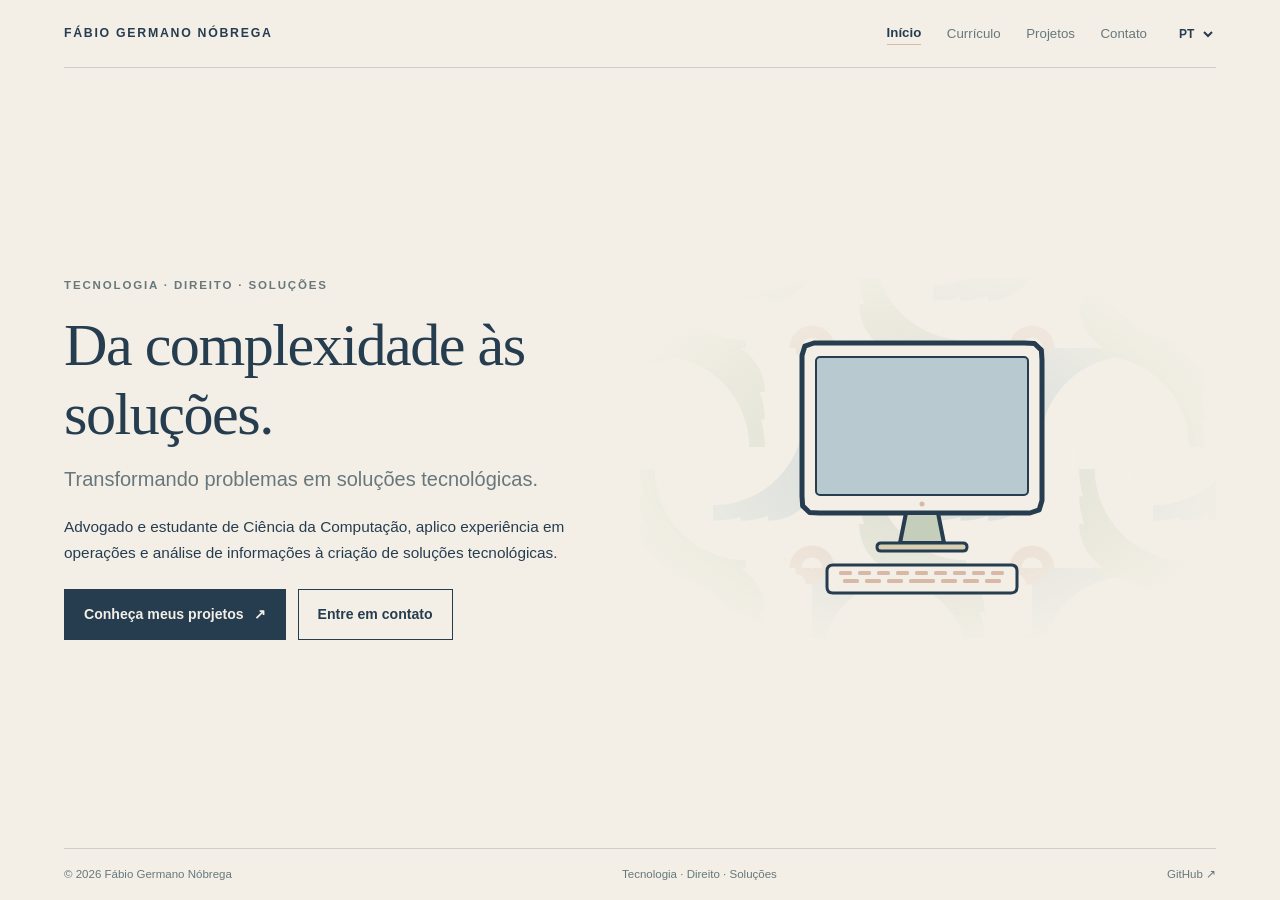
<file: index.html>
<!doctype html>
<html lang="pt-BR">
<head>
  <meta charset="utf-8">
  <meta name="viewport" content="width=device-width, initial-scale=1">
  <meta name="description" content="Portfólio de Fábio Germano Nóbrega: tecnologia, Direito e soluções digitais.">
  <meta name="author" content="Fábio Germano Nóbrega">
  <meta name="theme-color" content="#F3EFE6">
  <title data-pt-title="Fábio Germano Nóbrega | Da complexidade às soluções" data-en-title="Fábio Germano Nóbrega | From complexity to solutions">Fábio Germano Nóbrega | Da complexidade às soluções</title>
  <link rel="icon" href="assets/icons/favicon.svg" type="image/svg+xml">
  <link rel="stylesheet" href="css/style.css">
  <link rel="stylesheet" href="css/transition-lab.css">
  <script src="js/transition-lab-assets.js" defer></script>
  <script src="js/transition-lab.js" defer></script>
  <script src="js/language.js" defer></script>
</head>
<body>
<div class="site-shell home-page">
  <a class="skip-link" href="#conteudo" data-pt="Pular para o conteúdo" data-en="Skip to content">Pular para o conteúdo</a>
  <header class="site-header">
    <a class="brand" href="index.html">FÁBIO GERMANO NÓBREGA</a>
    <nav class="main-navigation" aria-label="Navegação principal" data-pt-label="Navegação principal" data-en-label="Main navigation">
      <a href="index.html" aria-current="page" data-pt="Início" data-en="Home">Início</a>
      <a href="pages/about.html" data-pt="Currículo" data-en="About">Currículo</a>
      <a href="pages/projects.html" data-pt="Projetos" data-en="Projects">Projetos</a>
      <a href="pages/contact.html" data-pt="Contato" data-en="Contact">Contato</a>
    </nav>
    <label class="language-control"><span class="visually-hidden" data-pt="Idioma" data-en="Language">Idioma</span>
      <select id="language-select" aria-label="Idioma"><option value="pt">PT</option><option value="en">EN</option></select>
    </label>
  </header>
  <main class="page-main" id="conteudo">
    <section class="hero" aria-labelledby="hero-title">
      <div class="hero-copy">
        <p class="eyebrow" data-pt="TECNOLOGIA · DIREITO · SOLUÇÕES" data-en="TECHNOLOGY · LAW · SOLUTIONS">TECNOLOGIA · DIREITO · SOLUÇÕES</p>
        <h1 id="hero-title" data-pt="Da complexidade às soluções." data-en="From complexity to solutions.">Da complexidade às soluções.</h1>
        <p class="lead" data-pt="Transformando problemas em soluções tecnológicas." data-en="Turning problems into technological solutions.">Transformando problemas em soluções tecnológicas.</p>
        <p class="intro-copy" data-pt="Advogado e estudante de Ciência da Computação, aplico experiência em operações e análise de informações à criação de soluções tecnológicas." data-en="A lawyer and Computer Science student, I apply experience in operations and information analysis to building technological solutions.">Advogado e estudante de Ciência da Computação, aplico experiência em operações e análise de informações à criação de soluções tecnológicas.</p>
        <div class="hero-actions">
          <a class="button-link" href="pages/projects.html" data-pt="Conheça meus projetos" data-en="Explore my work">Conheça meus projetos <span aria-hidden="true">↗</span></a>
          <a class="button-link secondary" href="pages/contact.html" data-pt="Entre em contato" data-en="Get in touch">Entre em contato</a>
        </div>
      </div>
      <div class="hero-art"><span class="visually-hidden" data-pt="Animação em loop: computador, Têmis e engrenagem." data-en="Looping animation: computer, Themis, and gear.">Animação em loop: computador, Têmis e engrenagem.</span><div aria-hidden="true">
        <div class="transition-lab-widget" data-mode="automatic">
          <div class="transition-stage" id="transition-stage">
            <div class="artwork computer-art" id="computer-container"><img src="assets/images/computer.svg" alt="" width="400" height="300"></div>
            <div class="artwork themis-art" id="themis-container"></div>
            <div class="artwork gear-art" id="gear-container"></div>
          </div>
        </div>
      </div>
      </div>
    </section>
  </main>
  <footer class="site-footer">
    <span>© 2026 Fábio Germano Nóbrega</span>
    <span class="footer-note" data-pt="Tecnologia · Direito · Soluções" data-en="Technology · Law · Solutions">Tecnologia · Direito · Soluções</span>
    <a href="https://github.com/fabiogsnobrega/Potifolio" target="_blank" rel="noopener noreferrer">GitHub ↗</a>
  </footer>
</div>
</body>
</html>
</file>
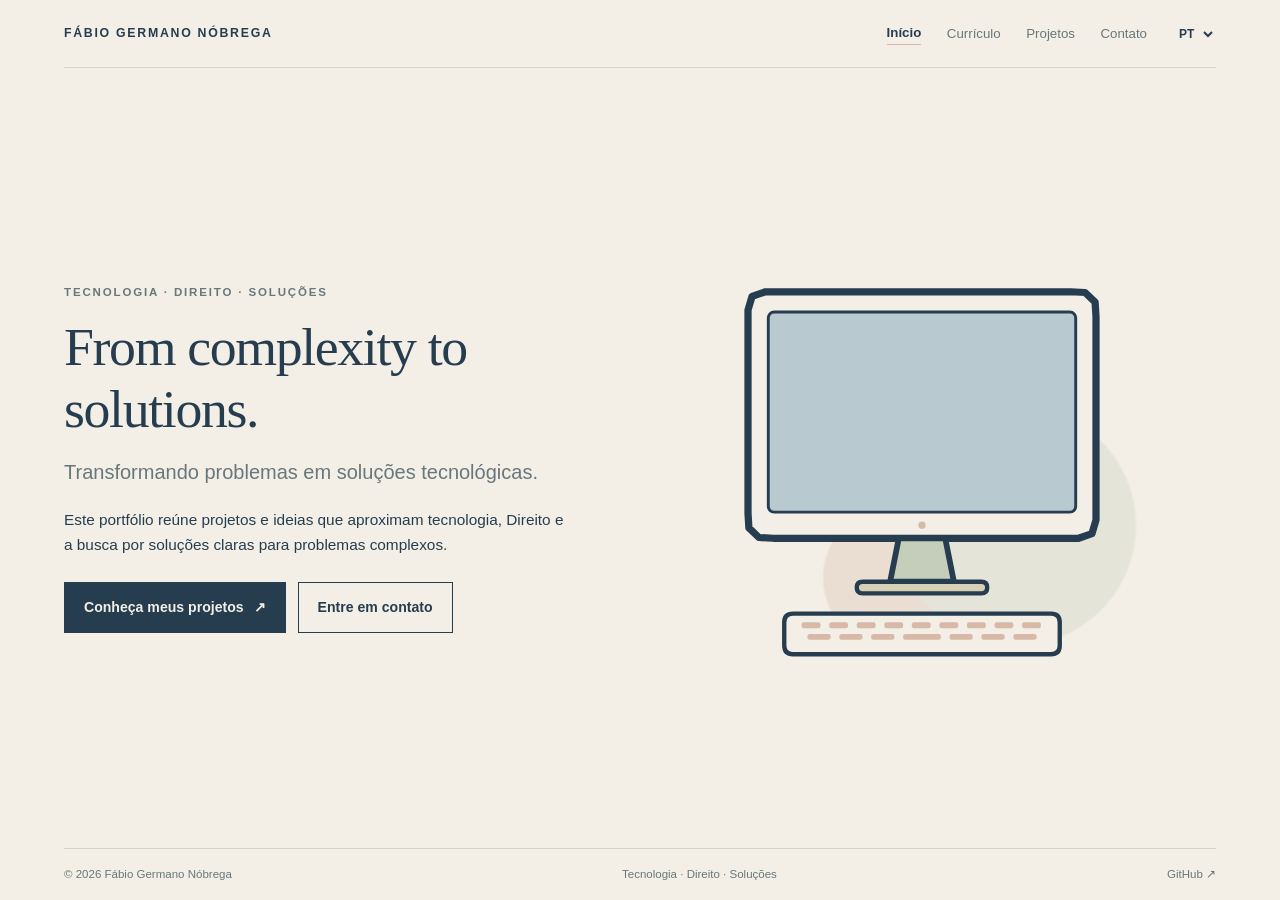
<file: backups/pre-final-polish-20261107/index.html>
<!doctype html>
<html lang="pt-BR">
<head>
  <meta charset="utf-8">
  <meta name="viewport" content="width=device-width, initial-scale=1">
  <meta name="description" content="Portfólio de Fábio Germano Nóbrega: tecnologia, Direito e soluções digitais.">
  <meta name="author" content="Fábio Germano Nóbrega">
  <meta name="theme-color" content="#F3EFE6">
  <title>Fábio Germano Nóbrega | From complexity to solutions</title>
  <link rel="icon" href="assets/icons/favicon.svg" type="image/svg+xml">
  <link rel="stylesheet" href="css/style.css">
  <link rel="stylesheet" href="css/transition-lab.css">
  <script src="js/transition-lab-assets.js" defer></script>
  <script src="js/transition-lab.js" defer></script>
  <script src="js/language.js" defer></script>
</head>
<body>
<div class="site-shell home-page">
  <a class="skip-link" href="#conteudo" data-pt="Pular para o conteúdo" data-en="Skip to content">Pular para o conteúdo</a>
  <header class="site-header">
    <a class="brand" href="index.html">FÁBIO GERMANO NÓBREGA</a>
    <nav class="main-navigation" aria-label="Navegação principal" data-pt-label="Navegação principal" data-en-label="Main navigation">
      <a href="index.html" aria-current="page" data-pt="Início" data-en="Home">Início</a>
      <a href="pages/about.html" data-pt="Currículo" data-en="About">Currículo</a>
      <a href="pages/projects.html" data-pt="Projetos" data-en="Projects">Projetos</a>
      <a href="pages/contact.html" data-pt="Contato" data-en="Contact">Contato</a>
    </nav>
    <label class="language-control"><span class="visually-hidden" data-pt="Idioma" data-en="Language">Idioma</span>
      <select id="language-select" aria-label="Idioma"><option value="pt">PT</option><option value="en">EN</option></select>
    </label>
  </header>
  <main class="page-main" id="conteudo">
    <section class="hero" aria-labelledby="hero-title">
      <div class="hero-copy">
        <p class="eyebrow" data-pt="TECNOLOGIA · DIREITO · SOLUÇÕES" data-en="TECHNOLOGY · LAW · SOLUTIONS">TECNOLOGIA · DIREITO · SOLUÇÕES</p>
        <h1 id="hero-title">From complexity to solutions.</h1>
        <p class="lead" data-pt="Transformando problemas em soluções tecnológicas." data-en="Turning problems into technological solutions.">Transformando problemas em soluções tecnológicas.</p>
        <p class="intro-copy" data-pt="Este portfólio reúne projetos e ideias que aproximam tecnologia, Direito e a busca por soluções claras para problemas complexos." data-en="This portfolio brings together projects and ideas at the intersection of technology, law, and clear solutions to complex problems.">Este portfólio reúne projetos e ideias que aproximam tecnologia, Direito e a busca por soluções claras para problemas complexos.</p>
        <div class="hero-actions">
          <a class="button-link" href="pages/projects.html" data-pt="Conheça meus projetos" data-en="Explore my work">Conheça meus projetos <span aria-hidden="true">↗</span></a>
          <a class="button-link secondary" href="pages/contact.html" data-pt="Entre em contato" data-en="Get in touch">Entre em contato</a>
        </div>
      </div>
      <div class="hero-art"><span class="visually-hidden" data-pt="Animação em loop: computador, Têmis e engrenagem." data-en="Looping animation: computer, Themis, and gear.">Animação em loop: computador, Têmis e engrenagem.</span><div aria-hidden="true">
        <div class="transition-lab-widget" data-mode="automatic">
          <div class="transition-stage" id="transition-stage">
            <div class="artwork computer-art" id="computer-container"></div>
            <div class="artwork themis-art" id="themis-container"></div>
            <div class="artwork gear-art" id="gear-container"></div>
          </div>
        </div>
      </div>
      </div>
    </section>
  </main>
  <footer class="site-footer">
    <span>© 2026 Fábio Germano Nóbrega</span>
    <span class="footer-note" data-pt="Tecnologia · Direito · Soluções" data-en="Technology · Law · Solutions">Tecnologia · Direito · Soluções</span>
    <a href="https://github.com/fabiogsnobrega/Potifolio" target="_blank" rel="noopener noreferrer">GitHub ↗</a>
  </footer>
</div>
</body>
</html>
</file>
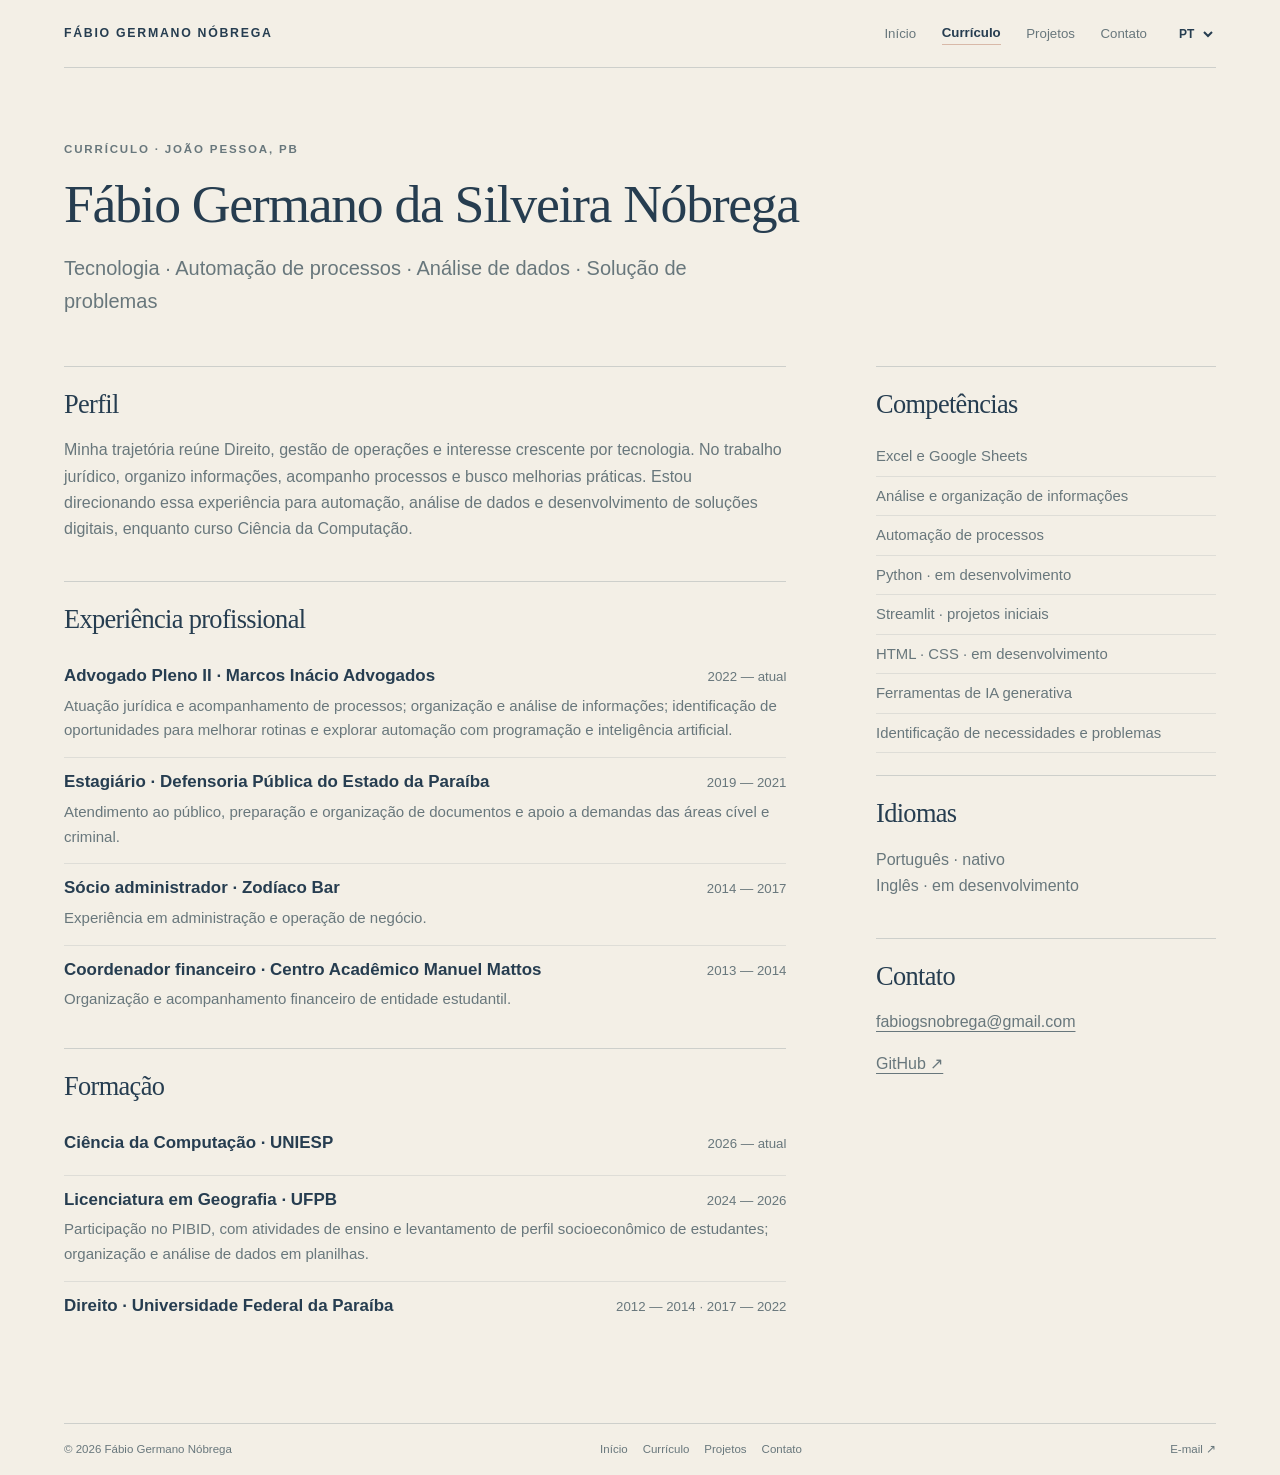
<file: pages/about.html>
<!doctype html>
<html lang="pt-BR">
<head>
  <meta charset="utf-8">
  <meta name="viewport" content="width=device-width, initial-scale=1">
  <meta name="description" content="Currículo de Fábio Germano da Silveira Nóbrega: Direito, operações, análise de dados e tecnologia.">
  <meta name="author" content="Fábio Germano da Silveira Nóbrega">
  <meta name="theme-color" content="#F3EFE6">
  <title data-pt-title="Currículo | Fábio Germano Nóbrega" data-en-title="Resume | Fábio Germano Nóbrega">Currículo | Fábio Germano Nóbrega</title>
  <link rel="icon" href="../assets/icons/favicon.svg" type="image/svg+xml">
  <link rel="stylesheet" href="../css/style.css">
  <script src="../js/language.js" defer></script>
</head>
<body>
<div class="site-shell">
  <a class="skip-link" href="#conteudo" data-pt="Pular para o conteúdo" data-en="Skip to content">Pular para o conteúdo</a>
  <header class="site-header">
    <a class="brand" href="../index.html">FÁBIO GERMANO NÓBREGA</a>
    <nav class="main-navigation" aria-label="Navegação principal" data-pt-label="Navegação principal" data-en-label="Main navigation">
      <a href="../index.html" data-pt="Início" data-en="Home">Início</a>
      <a href="about.html" aria-current="page" data-pt="Currículo" data-en="Resume">Currículo</a>
      <a href="projects.html" data-pt="Projetos" data-en="Projects">Projetos</a>
      <a href="contact.html" data-pt="Contato" data-en="Contact">Contato</a>
    </nav>
    <label class="language-control"><span class="visually-hidden" data-pt="Idioma" data-en="Language">Idioma</span>
      <select class="language-select" aria-label="Idioma"><option value="pt">PT</option><option value="en">EN</option></select>
    </label>
  </header>
  <main class="page-main resume-page" id="conteudo">
    <header class="page-intro">
      <p class="eyebrow" data-pt="CURRÍCULO · JOÃO PESSOA, PB" data-en="RESUME · JOÃO PESSOA, BRAZIL">CURRÍCULO · JOÃO PESSOA, PB</p>
      <h1>Fábio Germano da Silveira Nóbrega</h1>
      <p class="lead" data-pt="Tecnologia · Automação de processos · Análise de dados · Solução de problemas" data-en="Technology · Process automation · Data analysis · Problem solving">Tecnologia · Automação de processos · Análise de dados · Solução de problemas</p>
    </header>
    <div class="resume-layout">
      <div class="resume-main">
        <section class="resume-section">
          <h2 data-pt="Perfil" data-en="Profile">Perfil</h2>
          <p data-pt="Minha trajetória reúne Direito, gestão de operações e interesse crescente por tecnologia. No trabalho jurídico, organizo informações, acompanho processos e busco melhorias práticas. Estou direcionando essa experiência para automação, análise de dados e desenvolvimento de soluções digitais, enquanto curso Ciência da Computação." data-en="My background brings together law, operations management, and a growing interest in technology. In legal work, I organize information, track cases, and look for practical improvements. I am applying this experience to automation, data analysis, and digital solutions while studying Computer Science.">Minha trajetória reúne Direito, gestão de operações e interesse crescente por tecnologia. No trabalho jurídico, organizo informações, acompanho processos e busco melhorias práticas. Estou direcionando essa experiência para automação, análise de dados e desenvolvimento de soluções digitais, enquanto curso Ciência da Computação.</p>
        </section>
        <section class="resume-section">
          <h2 data-pt="Experiência profissional" data-en="Professional experience">Experiência profissional</h2>
          <article class="resume-entry"><div class="resume-entry-heading"><h3 data-pt="Advogado Pleno II · Marcos Inácio Advogados" data-en="Mid-level Lawyer II · Marcos Inácio Advogados">Advogado Pleno II · Marcos Inácio Advogados</h3><span data-pt="2022 — atual" data-en="2022 — present">2022 — atual</span></div><p data-pt="Atuação jurídica e acompanhamento de processos; organização e análise de informações; identificação de oportunidades para melhorar rotinas e explorar automação com programação e inteligência artificial." data-en="Legal practice and case management; organizing and analyzing information; identifying opportunities to improve workflows and explore automation with programming and artificial intelligence.">Atuação jurídica e acompanhamento de processos; organização e análise de informações; identificação de oportunidades para melhorar rotinas e explorar automação com programação e inteligência artificial.</p></article>
          <article class="resume-entry"><div class="resume-entry-heading"><h3 data-pt="Estagiário · Defensoria Pública do Estado da Paraíba" data-en="Intern · Public Defender's Office of Paraíba">Estagiário · Defensoria Pública do Estado da Paraíba</h3><span>2019 — 2021</span></div><p data-pt="Atendimento ao público, preparação e organização de documentos e apoio a demandas das áreas cível e criminal." data-en="Public service, document preparation and organization, and support for civil and criminal matters.">Atendimento ao público, preparação e organização de documentos e apoio a demandas das áreas cível e criminal.</p></article>
          <article class="resume-entry"><div class="resume-entry-heading"><h3 data-pt="Sócio administrador · Zodíaco Bar" data-en="Managing partner · Zodíaco Bar">Sócio administrador · Zodíaco Bar</h3><span>2014 — 2017</span></div><p data-pt="Experiência em administração e operação de negócio." data-en="Experience managing and operating a small business.">Experiência em administração e operação de negócio.</p></article>
          <article class="resume-entry"><div class="resume-entry-heading"><h3 data-pt="Coordenador financeiro · Centro Acadêmico Manuel Mattos" data-en="Finance coordinator · Manuel Mattos Student Association">Coordenador financeiro · Centro Acadêmico Manuel Mattos</h3><span>2013 — 2014</span></div><p data-pt="Organização e acompanhamento financeiro de entidade estudantil." data-en="Financial organization and oversight for a student association.">Organização e acompanhamento financeiro de entidade estudantil.</p></article>
        </section>
        <section class="resume-section">
          <h2 data-pt="Formação" data-en="Education">Formação</h2>
          <article class="resume-entry"><div class="resume-entry-heading"><h3 data-pt="Ciência da Computação · UNIESP" data-en="Computer Science · UNIESP">Ciência da Computação · UNIESP</h3><span>2026 — atual</span></div></article>
          <article class="resume-entry"><div class="resume-entry-heading"><h3 data-pt="Licenciatura em Geografia · UFPB" data-en="Teaching degree in Geography · UFPB">Licenciatura em Geografia · UFPB</h3><span>2024 — 2026</span></div><p data-pt="Participação no PIBID, com atividades de ensino e levantamento de perfil socioeconômico de estudantes; organização e análise de dados em planilhas." data-en="PIBID academic placement involving teaching and student socioeconomic research; organizing and analyzing data in spreadsheets.">Participação no PIBID, com atividades de ensino e levantamento de perfil socioeconômico de estudantes; organização e análise de dados em planilhas.</p></article>
          <article class="resume-entry"><div class="resume-entry-heading"><h3 data-pt="Direito · Universidade Federal da Paraíba" data-en="Law · Federal University of Paraíba">Direito · Universidade Federal da Paraíba</h3><span>2012 — 2014 · 2017 — 2022</span></div></article>
        </section>
      </div>
      <aside class="resume-aside">
        <section class="resume-section"><h2 data-pt="Competências" data-en="Skills">Competências</h2><ul class="skill-list"><li data-pt="Excel e Google Sheets" data-en="Excel and Google Sheets">Excel e Google Sheets</li><li data-pt="Análise e organização de informações" data-en="Information analysis and organization">Análise e organização de informações</li><li data-pt="Automação de processos" data-en="Process automation">Automação de processos</li><li>Python · em desenvolvimento</li><li>Streamlit · projetos iniciais</li><li>HTML · CSS · em desenvolvimento</li><li data-pt="Ferramentas de IA generativa" data-en="Generative AI tools">Ferramentas de IA generativa</li><li data-pt="Identificação de necessidades e problemas" data-en="Identifying needs and problems">Identificação de necessidades e problemas</li></ul></section>
        <section class="resume-section"><h2 data-pt="Idiomas" data-en="Languages">Idiomas</h2><p><span data-pt="Português · nativo" data-en="Portuguese · native">Português · nativo</span><br><span data-pt="Inglês · em desenvolvimento" data-en="English · developing">Inglês · em desenvolvimento</span></p></section>
        <section class="resume-section"><h2 data-pt="Contato" data-en="Contact">Contato</h2><p><a href="mailto:fabiogsnobrega@gmail.com">fabiogsnobrega@gmail.com</a></p><p><a href="https://github.com/fabiogsnobrega" target="_blank" rel="noopener noreferrer">GitHub ↗</a></p></section>
      </aside>
    </div>
  </main>
  <footer class="site-footer"><span>© 2026 Fábio Germano Nóbrega</span><nav class="footer-nav" aria-label="Navegação do rodapé" data-pt-label="Navegação do rodapé" data-en-label="Footer navigation"><a href="../index.html" data-pt="Início" data-en="Home">Início</a><a href="about.html" data-pt="Currículo" data-en="Resume">Currículo</a><a href="projects.html" data-pt="Projetos" data-en="Projects">Projetos</a><a href="contact.html" data-pt="Contato" data-en="Contact">Contato</a></nav><a href="mailto:fabiogsnobrega@gmail.com">E-mail ↗</a></footer>
</div>
</body>
</html>
</file>
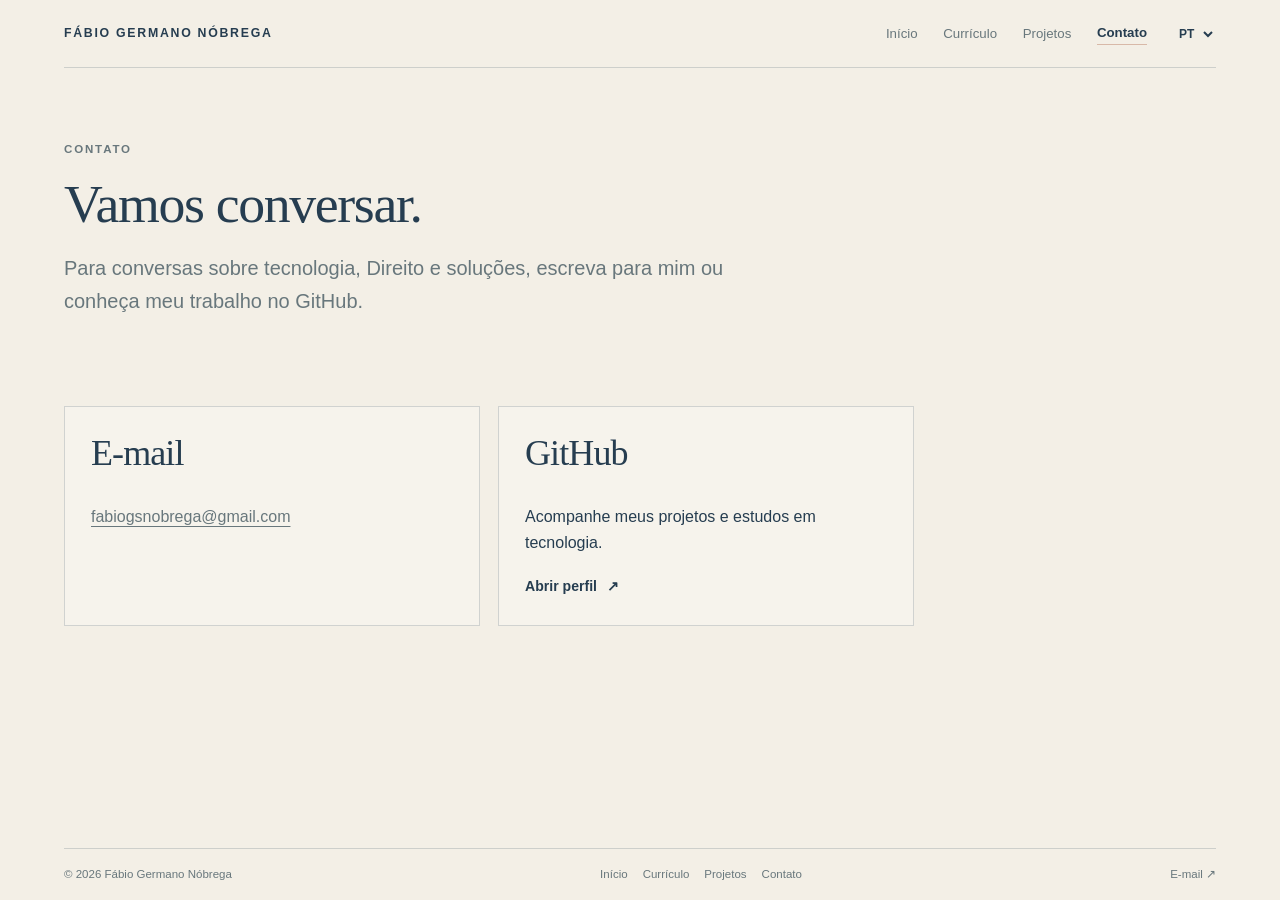
<file: pages/contact.html>
<!doctype html>
<html lang="pt-BR">
<head>
  <meta charset="utf-8">
  <meta name="viewport" content="width=device-width, initial-scale=1">
  <meta name="description" content="Contato profissional de Fábio Germano Nóbrega.">
  <meta name="author" content="Fábio Germano Nóbrega">
  <meta name="theme-color" content="#F3EFE6">
  <title data-pt-title="Contato | Fábio Germano Nóbrega" data-en-title="Contact | Fábio Germano Nóbrega">Contato | Fábio Germano Nóbrega</title>
  <link rel="icon" href="../assets/icons/favicon.svg" type="image/svg+xml">
  <link rel="stylesheet" href="../css/style.css">
  <script src="../js/language.js" defer></script>
</head>
<body>
<div class="site-shell">
  <a class="skip-link" href="#conteudo" data-pt="Pular para o conteúdo" data-en="Skip to content">Pular para o conteúdo</a>
  <header class="site-header">
    <a class="brand" href="../index.html">FÁBIO GERMANO NÓBREGA</a>
    <nav class="main-navigation" aria-label="Navegação principal" data-pt-label="Navegação principal" data-en-label="Main navigation">
      <a href="../index.html" data-pt="Início" data-en="Home">Início</a>
      <a href="about.html" data-pt="Currículo" data-en="Resume">Currículo</a>
      <a href="projects.html" data-pt="Projetos" data-en="Projects">Projetos</a>
      <a href="contact.html" aria-current="page" data-pt="Contato" data-en="Contact">Contato</a>
    </nav>
    <label class="language-control"><span class="visually-hidden" data-pt="Idioma" data-en="Language">Idioma</span>
      <select class="language-select" aria-label="Idioma"><option value="pt">PT</option><option value="en">EN</option></select>
    </label>
  </header>
  <main class="page-main" id="conteudo">
    <header class="page-intro">
      <p class="eyebrow" data-pt="CONTATO" data-en="CONTACT">CONTATO</p>
      <h1 data-pt="Vamos conversar." data-en="Get in touch.">Vamos conversar.</h1>
      <p class="lead" data-pt="Para conversas sobre tecnologia, Direito e soluções, escreva para mim ou conheça meu trabalho no GitHub." data-en="For conversations about technology, law, and solutions, email me or explore my work on GitHub.">Para conversas sobre tecnologia, Direito e soluções, escreva para mim ou conheça meu trabalho no GitHub.</p>
    </header>
    <section class="page-content content-grid" aria-label="Canais profissionais" data-pt-label="Canais profissionais" data-en-label="Professional channels">
      <article class="content-card"><h2 data-pt="E-mail" data-en="Email">E-mail</h2><p><a href="mailto:fabiogsnobrega@gmail.com">fabiogsnobrega@gmail.com</a></p></article>
      <article class="content-card"><h2>GitHub</h2><p data-pt="Acompanhe meus projetos e estudos em tecnologia." data-en="Explore my technology projects and studies.">Acompanhe meus projetos e estudos em tecnologia.</p><a class="text-link" href="https://github.com/fabiogsnobrega" target="_blank" rel="noopener noreferrer" data-pt="Abrir perfil" data-en="Open profile">Abrir perfil <span aria-hidden="true">↗</span></a></article>
    </section>
  </main>
  <footer class="site-footer"><span>© 2026 Fábio Germano Nóbrega</span><nav class="footer-nav" aria-label="Navegação do rodapé" data-pt-label="Navegação do rodapé" data-en-label="Footer navigation"><a href="../index.html" data-pt="Início" data-en="Home">Início</a><a href="about.html" data-pt="Currículo" data-en="Resume">Currículo</a><a href="projects.html" data-pt="Projetos" data-en="Projects">Projetos</a><a href="contact.html" data-pt="Contato" data-en="Contact">Contato</a></nav><a href="mailto:fabiogsnobrega@gmail.com">E-mail ↗</a></footer>
</div>
</body>
</html>
</file>
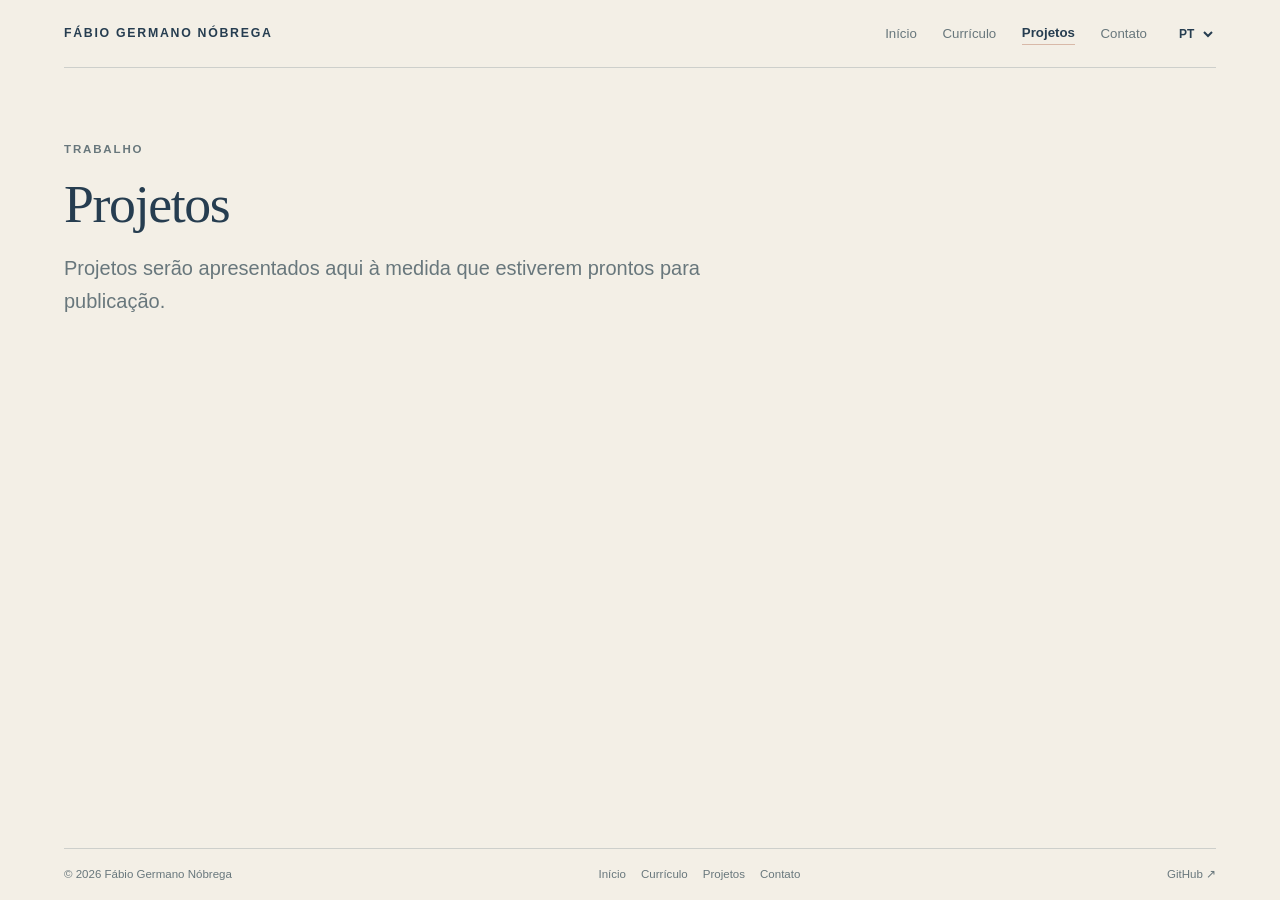
<file: pages/projects.html>
<!doctype html>
<html lang="pt-BR"><head><meta charset="utf-8"><meta name="viewport" content="width=device-width, initial-scale=1"><meta name="description" content="Projetos de Fábio Germano Nóbrega."><meta name="author" content="Fábio Germano Nóbrega"><meta name="theme-color" content="#F3EFE6"><title data-pt-title="Projetos | Fábio Germano Nóbrega" data-en-title="Projects | Fábio Germano Nóbrega">Projetos | Fábio Germano Nóbrega</title><link rel="icon" href="../assets/icons/favicon.svg" type="image/svg+xml"><link rel="stylesheet" href="../css/style.css"><script src="../js/language.js" defer></script></head>
<body><div class="site-shell"><a class="skip-link" href="#conteudo" data-pt="Pular para o conteúdo" data-en="Skip to content">Pular para o conteúdo</a><header class="site-header"><a class="brand" href="../index.html">FÁBIO GERMANO NÓBREGA</a><nav class="main-navigation" aria-label="Navegação principal" data-pt-label="Navegação principal" data-en-label="Main navigation"><a href="../index.html" data-pt="Início" data-en="Home">Início</a><a href="about.html" data-pt="Currículo" data-en="About">Currículo</a><a href="projects.html" aria-current="page" data-pt="Projetos" data-en="Projects">Projetos</a><a href="contact.html" data-pt="Contato" data-en="Contact">Contato</a></nav><label class="language-control"><span class="visually-hidden" data-pt="Idioma" data-en="Language">Idioma</span><select class="language-select" aria-label="Idioma"><option value="pt">PT</option><option value="en">EN</option></select></label></header>
<main class="page-main" id="conteudo"><header class="page-intro"><p class="eyebrow" data-pt="TRABALHO" data-en="WORK">TRABALHO</p><h1 data-pt="Projetos" data-en="Projects">Projetos</h1><p class="lead" data-pt="Projetos serão apresentados aqui à medida que estiverem prontos para publicação." data-en="Projects will appear here as they are ready to be shared.">Projetos serão apresentados aqui à medida que estiverem prontos para publicação.</p></header></main>
<footer class="site-footer"><span>© 2026 Fábio Germano Nóbrega</span><nav class="footer-nav" aria-label="Navegação do rodapé"><a href="../index.html" data-pt="Início" data-en="Home">Início</a><a href="about.html" data-pt="Currículo" data-en="About">Currículo</a><a href="projects.html" data-pt="Projetos" data-en="Projects">Projetos</a><a href="contact.html" data-pt="Contato" data-en="Contact">Contato</a></nav><a href="https://github.com/fabiogsnobrega/Potifolio" target="_blank" rel="noopener noreferrer">GitHub ↗</a></footer></div></body></html>
</file>
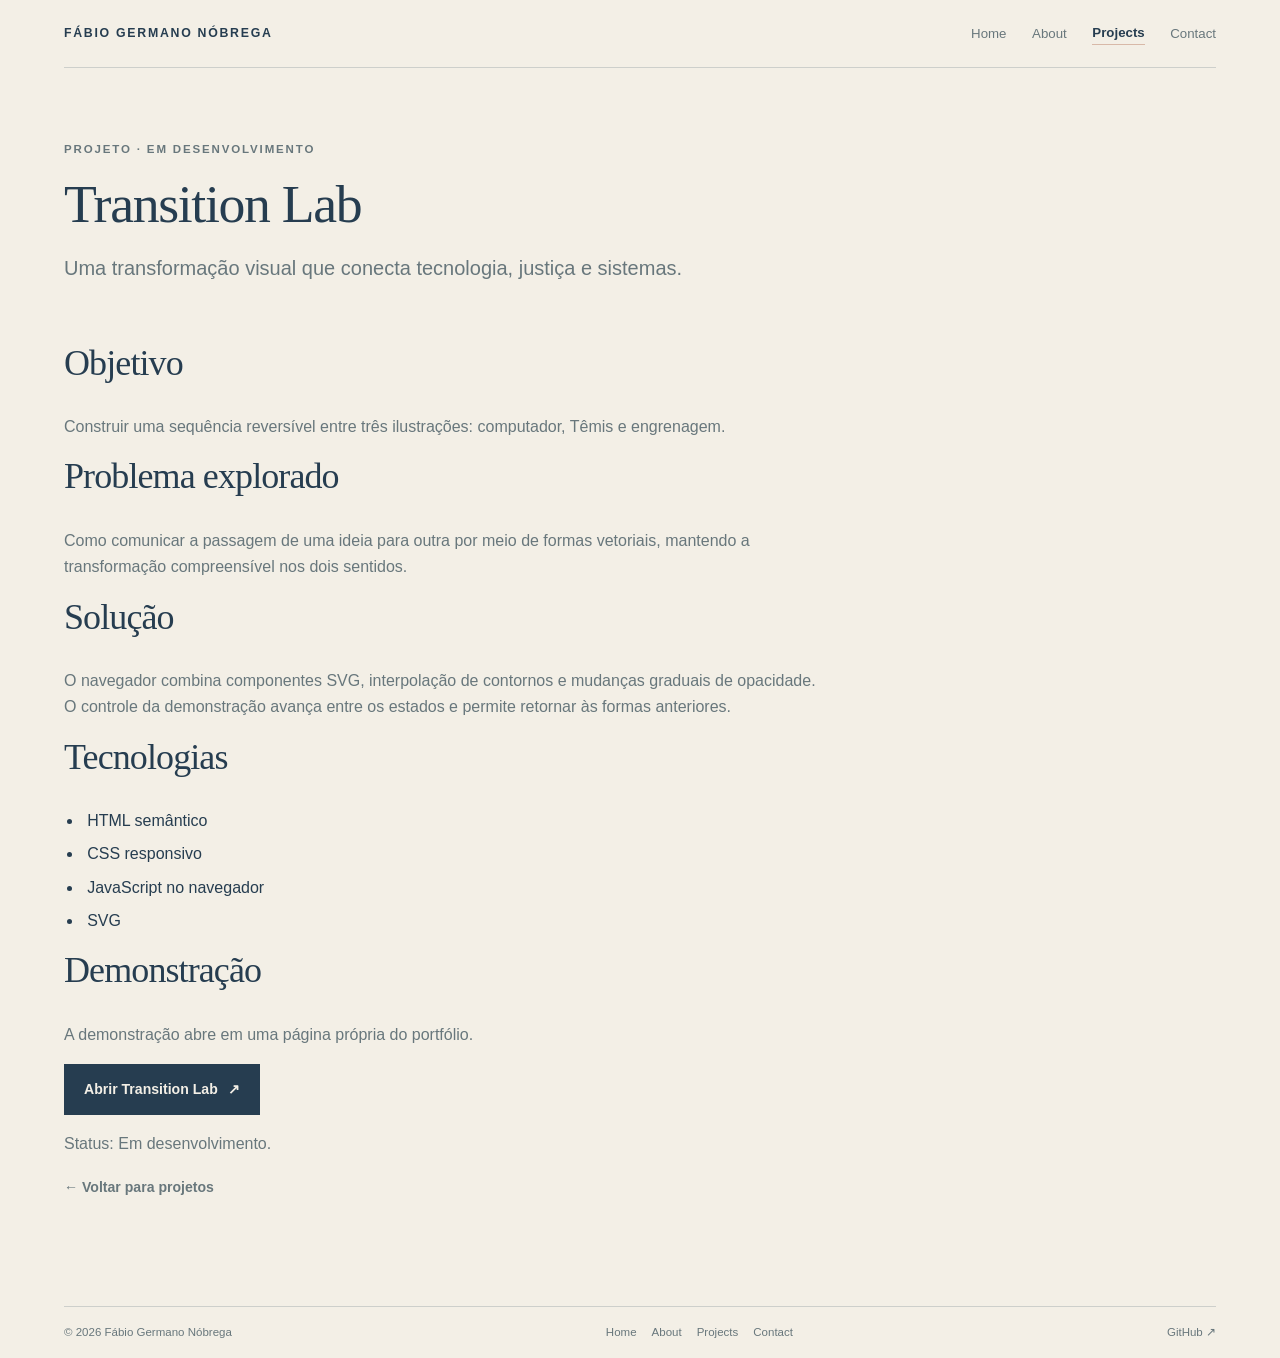
<file: backups/experiments/transition-lab-project-page.html>
<!doctype html>
<html lang="pt-BR"><head><meta charset="utf-8"><meta name="viewport" content="width=device-width, initial-scale=1"><meta name="description" content="Detalhes do projeto Transition Lab."><meta name="author" content="Fábio Germano Nóbrega"><meta name="theme-color" content="#F3EFE6"><title>Transition Lab | Projects</title><link rel="icon" href="../../assets/icons/favicon.svg" type="image/svg+xml"><link rel="stylesheet" href="../../css/style.css"></head>
<body><div class="site-shell"><a class="skip-link" href="#conteudo">Pular para o conteúdo</a><header class="site-header"><a class="brand" href="../../index.html">FÁBIO GERMANO NÓBREGA</a><nav class="main-navigation" aria-label="Navegação principal"><a href="../../index.html">Home</a><a href="../about.html">About</a><a href="../projects.html" aria-current="page">Projects</a><a href="../contact.html">Contact</a></nav></header>
<main class="page-main" id="conteudo"><header class="page-intro"><p class="eyebrow">Projeto · Em desenvolvimento</p><h1>Transition Lab</h1><p class="lead">Uma transformação visual que conecta tecnologia, justiça e sistemas.</p></header><article class="page-content prose"><h2>Objetivo</h2><p>Construir uma sequência reversível entre três ilustrações: computador, Têmis e engrenagem.</p><h2>Problema explorado</h2><p>Como comunicar a passagem de uma ideia para outra por meio de formas vetoriais, mantendo a transformação compreensível nos dois sentidos.</p><h2>Solução</h2><p>O navegador combina componentes SVG, interpolação de contornos e mudanças graduais de opacidade. O controle da demonstração avança entre os estados e permite retornar às formas anteriores.</p><h2>Tecnologias</h2><ul><li>HTML semântico</li><li>CSS responsivo</li><li>JavaScript no navegador</li><li>SVG</li></ul><h2>Demonstração</h2><p>A demonstração abre em uma página própria do portfólio.</p><p><a class="button-link" href="../../transition-lab.html">Abrir Transition Lab <span aria-hidden="true">↗</span></a></p><p class="status">Status: Em desenvolvimento.</p><p><a class="text-link" href="../projects.html">← Voltar para projetos</a></p></article></main>
<footer class="site-footer"><span>© 2026 Fábio Germano Nóbrega</span><nav class="footer-nav" aria-label="Navegação do rodapé"><a href="../../index.html">Home</a><a href="../about.html">About</a><a href="../projects.html">Projects</a><a href="../contact.html">Contact</a></nav><a href="https://github.com/fabiogsnobrega/Potifolio" target="_blank" rel="noopener noreferrer">GitHub ↗</a></footer></div></body></html>
</file>
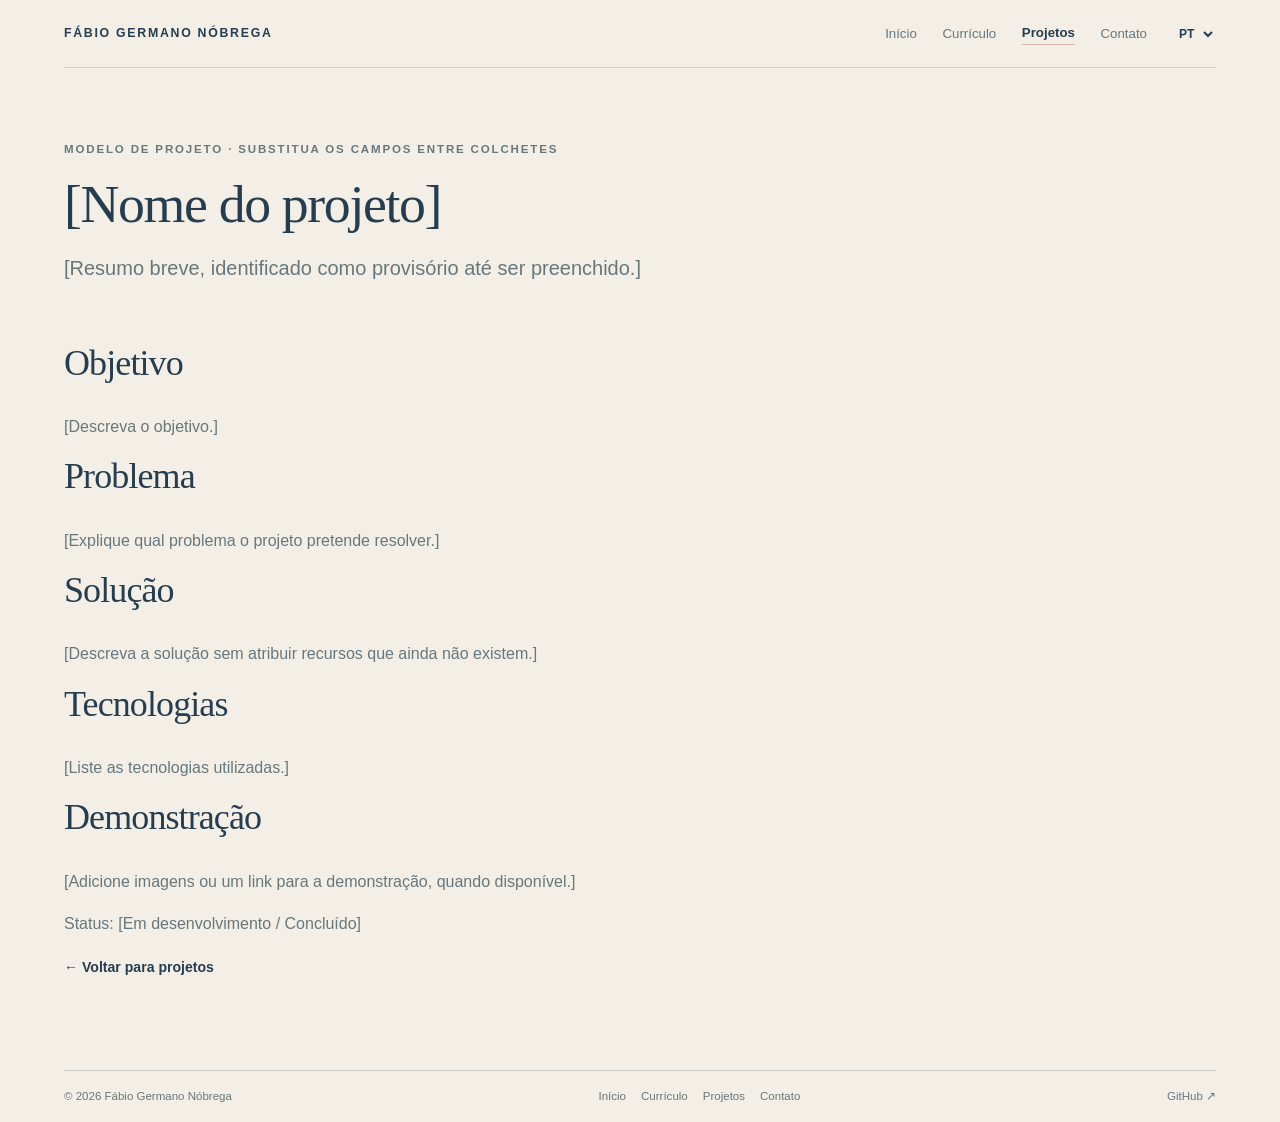
<file: pages/projects/project-template.html>
<!doctype html>
<html lang="pt-BR"><head><meta charset="utf-8"><meta name="viewport" content="width=device-width, initial-scale=1"><meta name="description" content="Modelo de página para documentar projetos do portfólio."><meta name="author" content="Fábio Germano Nóbrega"><meta name="theme-color" content="#F3EFE6"><title>[Nome do projeto] | Projects</title><link rel="icon" href="../../assets/icons/favicon.svg" type="image/svg+xml"><link rel="stylesheet" href="../../css/style.css"><script src="../../js/language.js" defer></script></head>
<body><div class="site-shell"><a class="skip-link" href="#conteudo" data-pt="Pular para o conteúdo" data-en="Skip to content">Pular para o conteúdo</a><header class="site-header"><a class="brand" href="../../index.html">FÁBIO GERMANO NÓBREGA</a><nav class="main-navigation" aria-label="Navegação principal" data-pt-label="Navegação principal" data-en-label="Main navigation"><a href="../../index.html" data-pt="Início" data-en="Home">Início</a><a href="../about.html" data-pt="Currículo" data-en="About">Currículo</a><a href="../projects.html" aria-current="page" data-pt="Projetos" data-en="Projects">Projetos</a><a href="../contact.html" data-pt="Contato" data-en="Contact">Contato</a></nav><label class="language-control"><span class="visually-hidden" data-pt="Idioma" data-en="Language">Idioma</span><select class="language-select" aria-label="Idioma"><option value="pt">PT</option><option value="en">EN</option></select></label></header><main class="page-main" id="conteudo"><header class="page-intro"><p class="eyebrow">Modelo de projeto · Substitua os campos entre colchetes</p><h1>[Nome do projeto]</h1><p class="lead">[Resumo breve, identificado como provisório até ser preenchido.]</p></header><article class="page-content prose"><h2>Objetivo</h2><p>[Descreva o objetivo.]</p><h2>Problema</h2><p>[Explique qual problema o projeto pretende resolver.]</p><h2>Solução</h2><p>[Descreva a solução sem atribuir recursos que ainda não existem.]</p><h2>Tecnologias</h2><p>[Liste as tecnologias utilizadas.]</p><h2>Demonstração</h2><p>[Adicione imagens ou um link para a demonstração, quando disponível.]</p><p class="status">Status: [Em desenvolvimento / Concluído]</p><a class="text-link" href="../projects.html">← Voltar para projetos</a></article></main><footer class="site-footer"><span>© 2026 Fábio Germano Nóbrega</span><nav class="footer-nav" aria-label="Navegação do rodapé" data-pt-label="Navegação do rodapé" data-en-label="Footer navigation"><a href="../../index.html" data-pt="Início" data-en="Home">Início</a><a href="../about.html" data-pt="Currículo" data-en="About">Currículo</a><a href="../projects.html" data-pt="Projetos" data-en="Projects">Projetos</a><a href="../contact.html" data-pt="Contato" data-en="Contact">Contato</a></nav><a href="https://github.com/fabiogsnobrega/Potifolio" target="_blank" rel="noopener noreferrer">GitHub ↗</a></footer></div></body></html>
</file>
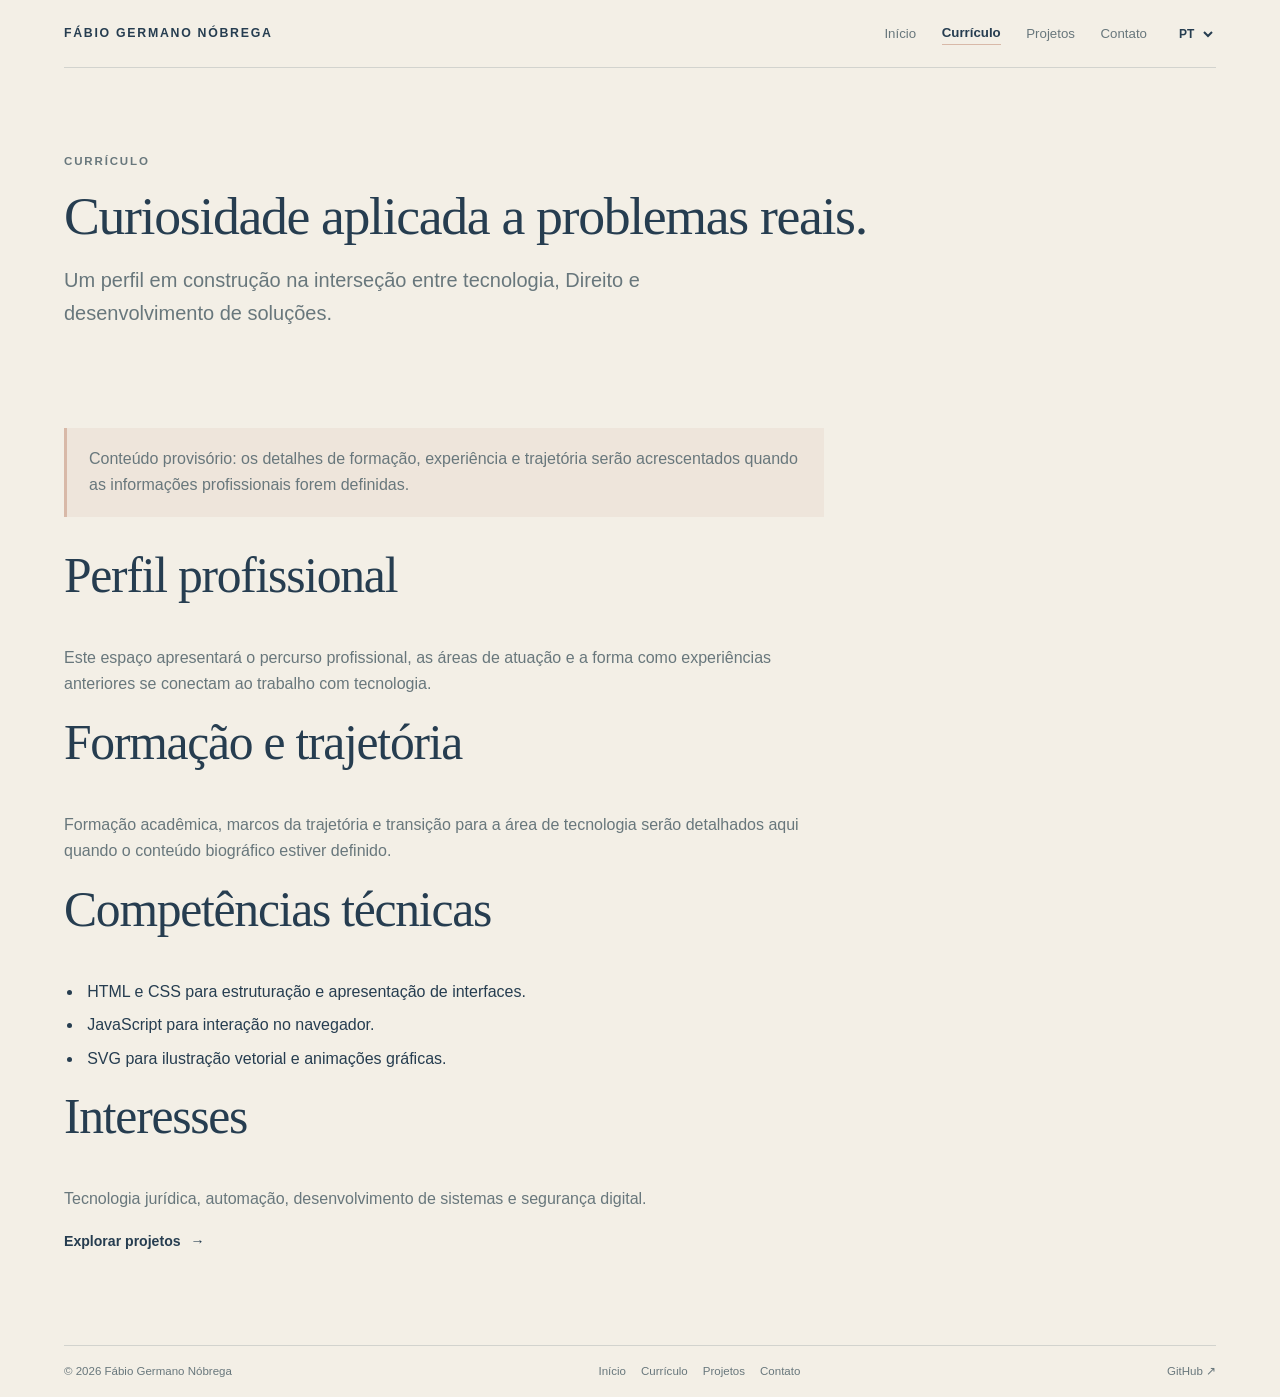
<file: backups/pre-final-polish-20261107/pages/about.html>
<!doctype html>
<html lang="pt-BR"><head><meta charset="utf-8"><meta name="viewport" content="width=device-width, initial-scale=1"><meta name="description" content="Perfil profissional e interesses de Fábio Germano Nóbrega."><meta name="author" content="Fábio Germano Nóbrega"><meta name="theme-color" content="#F3EFE6"><title data-pt-title="Currículo | Fábio Germano Nóbrega" data-en-title="About | Fábio Germano Nóbrega">Currículo | Fábio Germano Nóbrega</title><link rel="icon" href="../assets/icons/favicon.svg" type="image/svg+xml"><link rel="stylesheet" href="../css/style.css"><script src="../js/language.js" defer></script></head>
<body><div class="site-shell"><a class="skip-link" href="#conteudo" data-pt="Pular para o conteúdo" data-en="Skip to content">Pular para o conteúdo</a><header class="site-header"><a class="brand" href="../index.html">FÁBIO GERMANO NÓBREGA</a><nav class="main-navigation" aria-label="Navegação principal" data-pt-label="Navegação principal" data-en-label="Main navigation"><a href="../index.html" data-pt="Início" data-en="Home">Início</a><a href="about.html" aria-current="page" data-pt="Currículo" data-en="About">Currículo</a><a href="projects.html" data-pt="Projetos" data-en="Projects">Projetos</a><a href="contact.html" data-pt="Contato" data-en="Contact">Contato</a></nav><label class="language-control"><span class="visually-hidden" data-pt="Idioma" data-en="Language">Idioma</span><select class="language-select" aria-label="Idioma"><option value="pt">PT</option><option value="en">EN</option></select></label></header>
<main class="page-main" id="conteudo"><header class="page-intro"><p class="eyebrow" data-pt="CURRÍCULO" data-en="ABOUT">CURRÍCULO</p><h1 data-pt="Curiosidade aplicada a problemas reais." data-en="Curiosity applied to real problems.">Curiosidade aplicada a problemas reais.</h1><p class="lead" data-pt="Um perfil em construção na interseção entre tecnologia, Direito e desenvolvimento de soluções." data-en="A profile in progress at the intersection of technology, law, and solution building.">Um perfil em construção na interseção entre tecnologia, Direito e desenvolvimento de soluções.</p></header><div class="page-content prose"><p class="callout" data-pt="Conteúdo provisório: os detalhes de formação, experiência e trajetória serão acrescentados quando as informações profissionais forem definidas." data-en="Draft content: education, experience, and career details will be added once the professional information is provided.">Conteúdo provisório: os detalhes de formação, experiência e trajetória serão acrescentados quando as informações profissionais forem definidas.</p><h2 data-pt="Perfil profissional" data-en="Professional profile">Perfil profissional</h2><p data-pt="Este espaço apresentará o percurso profissional, as áreas de atuação e a forma como experiências anteriores se conectam ao trabalho com tecnologia." data-en="This section will present the professional path, areas of practice, and how previous experience connects with technology.">Este espaço apresentará o percurso profissional, as áreas de atuação e a forma como experiências anteriores se conectam ao trabalho com tecnologia.</p><h2 data-pt="Formação e trajetória" data-en="Education and career">Formação e trajetória</h2><p data-pt="Formação acadêmica, marcos da trajetória e transição para a área de tecnologia serão detalhados aqui quando o conteúdo biográfico estiver definido." data-en="Education, career milestones, and the move into technology will be detailed here when the biography is ready.">Formação acadêmica, marcos da trajetória e transição para a área de tecnologia serão detalhados aqui quando o conteúdo biográfico estiver definido.</p><h2 data-pt="Competências técnicas" data-en="Technical skills">Competências técnicas</h2><ul><li data-pt="HTML e CSS para estruturação e apresentação de interfaces." data-en="HTML and CSS for structuring and presenting interfaces.">HTML e CSS para estruturação e apresentação de interfaces.</li><li data-pt="JavaScript para interação no navegador." data-en="JavaScript for browser interactions.">JavaScript para interação no navegador.</li><li data-pt="SVG para ilustração vetorial e animações gráficas." data-en="SVG for vector illustration and motion graphics.">SVG para ilustração vetorial e animações gráficas.</li></ul><h2 data-pt="Interesses" data-en="Interests">Interesses</h2><p data-pt="Tecnologia jurídica, automação, desenvolvimento de sistemas e segurança digital." data-en="Legal technology, automation, systems development, and digital security.">Tecnologia jurídica, automação, desenvolvimento de sistemas e segurança digital.</p><a class="text-link" href="projects.html" data-pt="Explorar projetos" data-en="Explore projects">Explorar projetos <span aria-hidden="true">→</span></a></div></main>
<footer class="site-footer"><span>© 2026 Fábio Germano Nóbrega</span><nav class="footer-nav" aria-label="Navegação do rodapé" data-pt-label="Navegação do rodapé" data-en-label="Footer navigation"><a href="../index.html" data-pt="Início" data-en="Home">Início</a><a href="about.html" data-pt="Currículo" data-en="About">Currículo</a><a href="projects.html" data-pt="Projetos" data-en="Projects">Projetos</a><a href="contact.html" data-pt="Contato" data-en="Contact">Contato</a></nav><a href="https://github.com/fabiogsnobrega/Potifolio" target="_blank" rel="noopener noreferrer">GitHub ↗</a></footer></div></body></html>
</file>
<file: css/style.css>
:root {
  color-scheme: light;
  --ivory: #F3EFE6;
  --navy: #263D50;
  --blue: #B9C9D0;
  --sage: #C5CEBA;
  --terracotta: #D8B9A8;
  --sand: #D8D0B5;
  --muted: #68777C;
  --line: rgba(38, 61, 80, .18);
  --serif: Georgia, 'Times New Roman', serif;
  --sans: Arial, Helvetica, sans-serif;
  --content: 1400px;
}

* { box-sizing: border-box; }
html { scroll-behavior: smooth; scroll-padding-top: 90px; }
body { margin: 0; background: var(--ivory); color: var(--navy); font: 16px/1.65 var(--sans); }
a { color: inherit; text-decoration-thickness: 1px; text-underline-offset: .22em; }
a:hover { color: var(--muted); }
a:focus-visible, button:focus-visible, select:focus-visible { outline: 2px solid var(--terracotta); outline-offset: 4px; }
img, svg { max-width: 100%; }
.site-shell { min-height: 100vh; min-height: 100svh; display: flex; flex-direction: column; }
.site-header, .site-footer, .page-main { width: min(90%, var(--content)); margin-inline: auto; }
.site-header { min-height: 68px; display: flex; align-items: center; justify-content: space-between; gap: 24px; border-bottom: 1px solid var(--line); }
.brand { font-size: .77rem; font-weight: 700; letter-spacing: .14em; text-decoration: none; white-space: nowrap; }
.main-navigation { display: flex; align-items: center; justify-content: flex-end; flex-wrap: wrap; gap: 8px clamp(12px, 2vw, 28px); margin-left: auto; }
.main-navigation a { color: var(--muted); font-size: .83rem; text-decoration: none; }
.main-navigation a[aria-current="page"] { color: var(--navy); font-weight: 700; }
.main-navigation a[aria-current="page"]::after { content: ''; display: block; height: 1px; background: var(--terracotta); }
.language-control { display: inline-flex; align-items: center; }
.language-control select { padding: 5px 4px; border: 0; background: transparent; color: var(--navy); font: 700 .75rem var(--sans); cursor: pointer; }
.visually-hidden { position: absolute; width: 1px; height: 1px; padding: 0; margin: -1px; overflow: hidden; clip: rect(0,0,0,0); white-space: nowrap; border: 0; }
.page-main { flex: 1; }
.eyebrow { margin: 0 0 15px; color: var(--muted); font-size: .72rem; font-weight: 700; letter-spacing: .16em; text-transform: uppercase; }
h1, h2, h3, p { margin-top: 0; }
h1, h2, h3 { line-height: 1.15; }
h1, h2 { font-family: var(--serif); font-weight: 400; letter-spacing: -.025em; }
h1 { font-size: clamp(2.4rem, 4.2vw, 4rem); }
h2 { font-size: clamp(1.7rem, 3vw, 2.25rem); }
h3 { font-size: 1.06rem; }
.lead { max-width: 680px; color: var(--muted); font-size: clamp(1.05rem, 2vw, 1.25rem); }
.button-link, .text-link { display: inline-flex; align-items: center; gap: 10px; font-size: .88rem; font-weight: 700; text-decoration: none; }
.button-link { padding: 13px 19px; border: 1px solid var(--navy); background: var(--navy); color: var(--ivory); }
.button-link:hover { background: transparent; color: var(--navy); }
.button-link.secondary { background: transparent; color: var(--navy); }
.button-link.secondary:hover { background: var(--sage); border-color: var(--sage); }
.home-page { min-height: 100vh; min-height: 100svh; }
.home-page .page-main { display: flex; }
.hero { position: relative; isolation: isolate; display: grid; grid-template-columns: minmax(0, .92fr) minmax(0, 1.08fr); align-items: center; gap: clamp(28px, 5vw, 82px); flex: 1; min-height: 0; padding-block: 30px; }
.hero-copy { position: relative; z-index: 1; }
.hero h1 { max-width: 620px; margin-bottom: 15px; font-size: clamp(2.3rem, 4.7vw, 4.1rem); }
.hero-copy .lead { margin-bottom: 18px; }
.intro-copy { max-width: 560px; margin-bottom: 24px; font-size: .96rem; }
.hero-actions { display: flex; flex-wrap: wrap; gap: 12px; }
.hero-art { min-width: 0; position: relative; isolation: isolate; }
.hero-art::before { content: ''; position: absolute; z-index: -1; inset: -10% 0; background: url('../assets/images/hero-pattern.svg') center / 220px 220px repeat; opacity: .42; mask-image: radial-gradient(ellipse at center, #000 18%, transparent 78%); }
.content-card { padding: 26px; border: 1px solid var(--line); background: rgba(255,255,255,.22); }
.content-card p:last-child { margin-bottom: 0; color: var(--muted); }
.content-grid { display: grid; grid-template-columns: repeat(2, minmax(0, 1fr)); gap: 18px; margin-block: 30px; }
.page-intro { padding: 72px 0 38px; }
.page-intro h1 { max-width: 920px; margin-bottom: 16px; }
.page-content { max-width: 850px; padding-bottom: 90px; }
.prose { max-width: 760px; }
.prose p { color: var(--muted); }
.prose ul { padding-left: 1.2rem; }
.prose li { padding-left: .25rem; margin-block: 7px; }
.resume-page .page-intro { padding-bottom: 28px; }
.resume-page .page-intro h1 { font-size: clamp(2.25rem, 4.2vw, 3.6rem); }
.resume-layout { display: grid; grid-template-columns: minmax(0, 1.7fr) minmax(220px, .8fr); gap: clamp(35px, 7vw, 100px); padding-bottom: 64px; }
.resume-section { padding-block: 22px; border-top: 1px solid var(--line); }
.resume-section h2 { margin-bottom: 18px; font-size: 1.65rem; }
.resume-section > p, .resume-entry > p { color: var(--muted); }
.resume-entry { padding-block: 14px; }
.resume-entry + .resume-entry { border-top: 1px solid rgba(38, 61, 80, .1); }
.resume-entry-heading { display: flex; align-items: baseline; justify-content: space-between; gap: 20px; }
.resume-entry-heading h3 { margin-bottom: 8px; }
.resume-entry-heading span { flex: 0 0 auto; color: var(--muted); font-size: .83rem; }
.resume-entry p { margin-bottom: 0; font-size: .94rem; }
.resume-aside { align-self: start; }
.skill-list { margin: 0; padding: 0; list-style: none; }
.skill-list li { padding-block: 7px; border-bottom: 1px solid rgba(38, 61, 80, .1); color: var(--muted); font-size: .93rem; }
.resume-section a { overflow-wrap: anywhere; }
.site-footer { display: flex; align-items: center; justify-content: space-between; gap: 22px; min-height: 52px; padding-block: 10px; border-top: 1px solid var(--line); color: var(--muted); font-size: .72rem; }
.footer-nav { display: flex; flex-wrap: wrap; gap: 15px; }
.site-footer a { text-decoration: none; }
.skip-link { position: absolute; left: 12px; top: -100px; z-index: 20; padding: 10px 14px; background: var(--navy); color: var(--ivory); }
.skip-link:focus { top: 12px; }

@media (max-width: 1000px) {
  .home-page .hero { flex: 0 0 auto; min-height: auto; }
  .hero { grid-template-columns: 1fr; gap: 18px; padding-block: 34px; }
  .hero-copy { max-width: 700px; }
  .hero-art { width: min(100%, 520px); margin-inline: auto; }
  .hero-art::before { inset: -6% 0; background-size: 170px 170px; opacity: .22; }
}

@media (max-width: 860px) {
  .site-header { flex-wrap: wrap; gap: 12px 20px; padding-block: 14px; }
  .main-navigation { order: 3; width: 100%; justify-content: space-between; }
  .language-control { margin-left: auto; }
  .home-page .hero { flex: 0 0 auto; min-height: auto; }
  .hero { grid-template-columns: 1fr; gap: 22px; padding-block: 38px; }
  .hero-copy { max-width: 680px; }
  .hero-art { width: min(100%, 560px); margin-inline: auto; }
  .hero-art::before { inset: -4% 0; background-size: 160px 160px; opacity: .16; }
  .resume-layout { grid-template-columns: minmax(0, 1fr) minmax(200px, .65fr); gap: 30px; }
}
@media (max-width: 600px) {
  .site-header, .site-footer, .page-main { width: min(90%, var(--content)); }
  .brand { font-size: .66rem; letter-spacing: .1em; }
  .main-navigation { gap: 8px; }
  .main-navigation a { font-size: .73rem; }
  .hero { padding-block: 30px; }
  .hero h1 { font-size: clamp(2rem, 9vw, 2.75rem); }
  .hero-actions { gap: 10px; }
  .button-link { padding: 11px 13px; font-size: .8rem; }
  .content-grid, .resume-layout { grid-template-columns: 1fr; }
  .page-intro { padding-top: 58px; }
  .resume-page .page-intro h1 { font-size: clamp(2.15rem, 10vw, 3rem); }
  .resume-layout { gap: 0; }
  .resume-entry-heading { align-items: flex-start; flex-direction: column; gap: 0; }
  .resume-entry-heading span { font-size: .78rem; }
  .site-footer { flex-wrap: wrap; gap: 8px 16px; }
  .footer-nav { gap: 10px; }
}
@media (prefers-reduced-motion: reduce) {
  html { scroll-behavior: auto; }
  *, *::before, *::after { scroll-behavior: auto !important; transition-duration: .01ms !important; animation-duration: .01ms !important; animation-iteration-count: 1 !important; }
}
</file>
<file: css/transition-lab.css>
.transition-lab-widget { width: 100%; padding: 0; border: 0; background: transparent; }
.transition-lab-widget .transition-stage { position: relative; width: min(400px, 100%); aspect-ratio: 4 / 3; margin: 0 auto; }
.transition-lab-widget .artwork { position: absolute; inset: 0; display: block; width: 100%; height: 100%; pointer-events: none; }
.transition-lab-widget #computer-container { z-index: 1; }
.transition-lab-widget #themis-container { z-index: 2; }
.transition-lab-widget #gear-container { z-index: 3; }
.transition-lab-widget .artwork svg { display: block; width: 100%; height: 100%; overflow: visible; }
.transition-lab-widget .artwork img { display: block; width: 100%; height: 100%; object-fit: contain; }
.hero-art .transition-stage { width: min(100%, 400px); }

@media (max-width: 1100px) {
  .hero-art .transition-stage { width: min(260px, 68vw); }
}

@media (max-width: 860px) {
  .hero-art { width: min(100%, 360px); }
  .hero-art .transition-stage { width: min(180px, 46vw); }
}
</file>
<file: backups/pre-final-polish-20261107/css/style.css>
:root {
  color-scheme: light;
  --ivory: #F3EFE6;
  --navy: #263D50;
  --blue: #B9C9D0;
  --sage: #C5CEBA;
  --terracotta: #D8B9A8;
  --sand: #D8D0B5;
  --muted: #68777C;
  --line: rgba(38, 61, 80, .16);
  --serif: Georgia, 'Times New Roman', serif;
  --sans: Arial, Helvetica, sans-serif;
  --content: 1400px;
}

* { box-sizing: border-box; }
html { scroll-behavior: smooth; scroll-padding-top: 90px; }
body { margin: 0; background: var(--ivory); color: var(--navy); font: 16px/1.65 var(--sans); }
a { color: inherit; text-decoration-thickness: 1px; text-underline-offset: .22em; }
a:hover { color: #526c7d; }
a:focus-visible, button:focus-visible { outline: 3px solid #8a6c5b; outline-offset: 4px; }
img, svg { max-width: 100%; }
.site-shell { min-height: 100vh; min-height: 100svh; display: flex; flex-direction: column; }
.site-header, .site-footer, .page-main { width: min(90%, var(--content)); margin-inline: auto; }
.site-header { min-height: 68px; display: flex; align-items: center; justify-content: space-between; gap: 24px; border-bottom: 1px solid var(--line); }
.brand { font-size: .77rem; font-weight: 700; letter-spacing: .14em; text-decoration: none; white-space: nowrap; }
.main-navigation { display: flex; align-items: center; justify-content: flex-end; flex-wrap: wrap; gap: 8px clamp(12px, 2vw, 28px); margin-left: auto; }
.main-navigation a { color: var(--muted); font-size: .83rem; text-decoration: none; }
.main-navigation a[aria-current="page"] { color: var(--navy); font-weight: 700; }
.main-navigation a[aria-current="page"]::after { content: ''; display: block; height: 1px; background: var(--terracotta); }
.language-control { display: inline-flex; align-items: center; }
.language-control select { padding: 5px 4px; border: 0; background: transparent; color: var(--navy); font: 700 .75rem var(--sans); cursor: pointer; }
.visually-hidden { position: absolute; width: 1px; height: 1px; padding: 0; margin: -1px; overflow: hidden; clip: rect(0,0,0,0); white-space: nowrap; border: 0; }
.page-main { flex: 1; }
.eyebrow { margin: 0 0 15px; color: var(--muted); font-size: .72rem; font-weight: 700; letter-spacing: .16em; text-transform: uppercase; }
h1, h2, h3, p { margin-top: 0; }
h1, h2, h3 { line-height: 1.15; }
h1, h2 { font-family: var(--serif); font-weight: 400; letter-spacing: -.025em; }
h1 { font-size: clamp(2.4rem, 4.2vw, 4rem); }
h2 { font-size: clamp(2rem, 4vw, 3.1rem); }
h3 { font-size: 1.22rem; }
.lead { max-width: 680px; color: var(--muted); font-size: clamp(1.05rem, 2vw, 1.25rem); }
.button-link, .text-link { display: inline-flex; align-items: center; gap: 10px; font-size: .88rem; font-weight: 700; text-decoration: none; }
.button-link { padding: 13px 19px; border: 1px solid var(--navy); background: var(--navy); color: var(--ivory); }
.button-link:hover { background: transparent; color: var(--navy); }
.button-link.secondary { background: transparent; color: var(--navy); }
.button-link.secondary:hover { background: var(--sage); border-color: var(--sage); }
.home-page { min-height: 100vh; min-height: 100svh; }
.home-page .page-main { display: flex; }
.hero { position: relative; isolation: isolate; display: grid; grid-template-columns: minmax(0, .92fr) minmax(0, 1.08fr); align-items: center; gap: clamp(28px, 5vw, 82px); flex: 1; min-height: 0; padding-block: 26px; }
.hero::before { content: ''; position: absolute; z-index: -1; width: min(42vw, 520px); aspect-ratio: 1; right: 2%; top: 50%; transform: translateY(-50%); border-radius: 50%; background: radial-gradient(circle at 32% 35%, var(--blue) 0 18%, transparent 18.5%), radial-gradient(circle at 66% 63%, var(--sage) 0 25%, transparent 25.5%), radial-gradient(circle at 43% 73%, var(--terracotta) 0 15%, transparent 15.5%); opacity: .3; }
.hero-copy { position: relative; }
.hero h1 { max-width: 620px; margin-bottom: 15px; }
.hero-copy .lead { margin-bottom: 18px; }
.intro-copy { max-width: 560px; margin-bottom: 24px; font-size: .96rem; }
.hero-actions { display: flex; flex-wrap: wrap; gap: 12px; }
.hero-art { min-width: 0; position: relative; }
.content-card { padding: 26px; border: 1px solid var(--line); background: rgba(255,255,255,.22); }
.status { color: #6d6252; font-size: .75rem; font-weight: 700; letter-spacing: .04em; }
.page-intro { padding: 84px 0 48px; }
.page-intro h1 { margin-bottom: 16px; }
.page-content { max-width: 850px; padding-bottom: 90px; }
.content-grid { display: grid; grid-template-columns: repeat(2, minmax(0, 1fr)); gap: 18px; margin-block: 30px; }
.content-card p:last-child { margin-bottom: 0; color: var(--muted); }
.prose { max-width: 760px; }
.prose p { color: var(--muted); }
.prose ul { padding-left: 1.2rem; }
.prose li { padding-left: .25rem; margin-block: 7px; }
.callout { margin-block: 30px; padding: 18px 22px; border-left: 3px solid var(--terracotta); background: rgba(216,185,168,.18); }
.site-footer { display: flex; align-items: center; justify-content: space-between; gap: 22px; min-height: 52px; padding-block: 10px; border-top: 1px solid var(--line); color: var(--muted); font-size: .72rem; }
.footer-nav { display: flex; flex-wrap: wrap; gap: 15px; }
.site-footer a { text-decoration: none; }
.skip-link { position: absolute; left: 12px; top: -100px; z-index: 20; padding: 10px 14px; background: var(--navy); color: var(--ivory); }
.skip-link:focus { top: 12px; }
@media (max-width: 860px) {
  .site-header { flex-wrap: wrap; gap: 12px 20px; padding-block: 14px; }
  .main-navigation { order: 3; width: 100%; justify-content: space-between; }
  .language-control { margin-left: auto; }
  .home-page .hero { flex: 0 0 auto; min-height: auto; }
  .hero { grid-template-columns: 1fr; gap: 24px; padding-block: 34px; }
  .hero-art { width: min(100%, 560px); margin-inline: auto; }
  .hero::before { width: min(65vw, 420px); top: auto; bottom: 2%; transform: translate(12%, 8%); }
}
@media (max-width: 560px) {
  .site-header, .site-footer, .page-main { width: min(90%, var(--content)); }
  .brand { font-size: .68rem; letter-spacing: .1em; }
  .main-navigation { gap: 8px; }
  .main-navigation a { font-size: .73rem; }
  .hero { padding-block: 28px; }
  .hero h1 { font-size: clamp(2.35rem, 10vw, 3.2rem); }
  .hero-actions { gap: 10px; }
  .button-link { padding: 11px 13px; font-size: .8rem; }
  .content-grid { grid-template-columns: 1fr; }
  .page-intro { padding-top: 62px; }
  .site-footer { flex-wrap: wrap; gap: 8px 16px; }
  .footer-note { display: none; }
}
@media (prefers-reduced-motion: reduce) {
  html { scroll-behavior: auto; }
  *, *::before, *::after { scroll-behavior: auto !important; transition-duration: .01ms !important; animation-duration: .01ms !important; animation-iteration-count: 1 !important; }
}


.hero-art .transition-stage { width: min(100%, 580px); }
</file>
<file: backups/pre-final-polish-20261107/css/transition-lab.css>
.transition-lab-widget { width: 100%; padding: 0; border: 0; background: transparent; }
.transition-lab-widget .transition-stage { position: relative; width: min(400px, 100%); aspect-ratio: 4 / 3; margin: 0 auto; }
.transition-lab-widget .artwork { position: absolute; inset: 0; display: block; width: 100%; height: 100%; pointer-events: none; }
.transition-lab-widget #computer-container { z-index: 1; }
.transition-lab-widget #themis-container { z-index: 2; }
.transition-lab-widget #gear-container { z-index: 3; }
.transition-lab-widget .artwork svg { display: block; width: 100%; height: 100%; overflow: visible; }
.hero-art .transition-stage { width: min(100%, 580px); }
</file>
